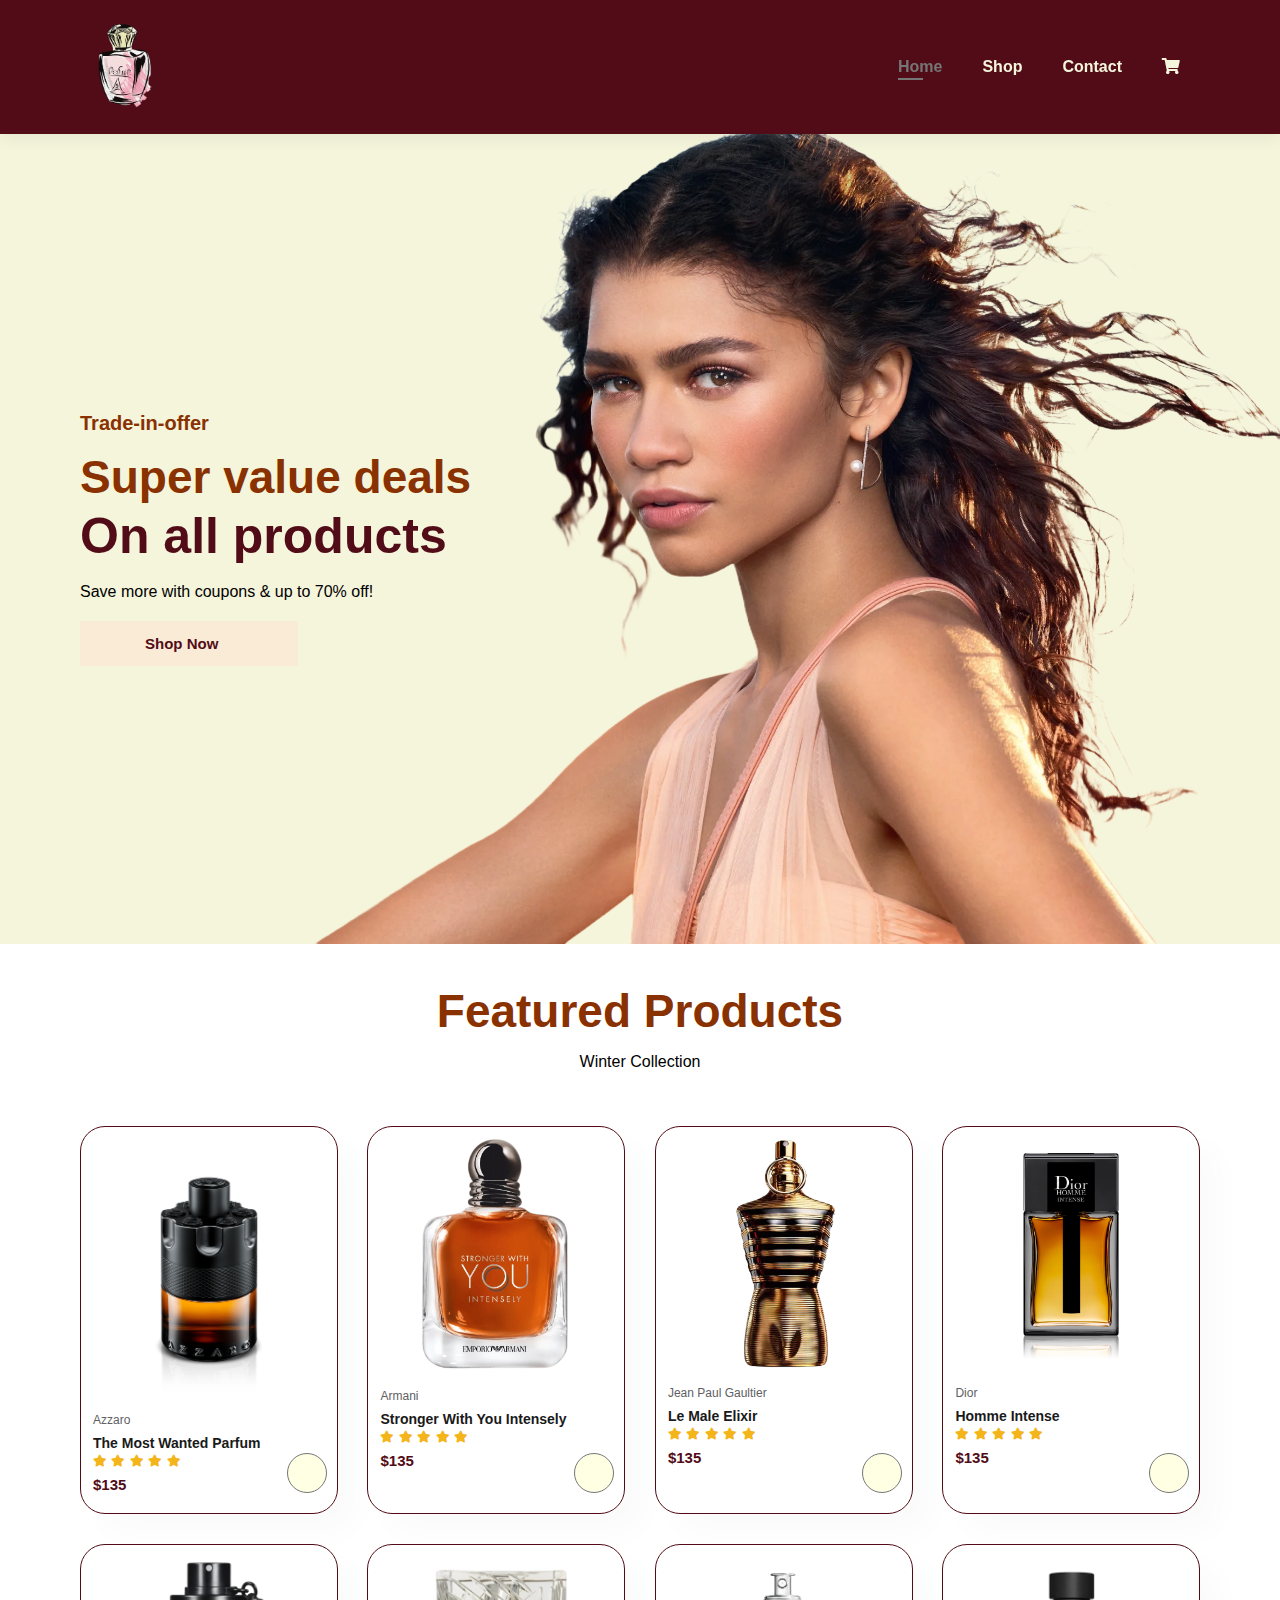
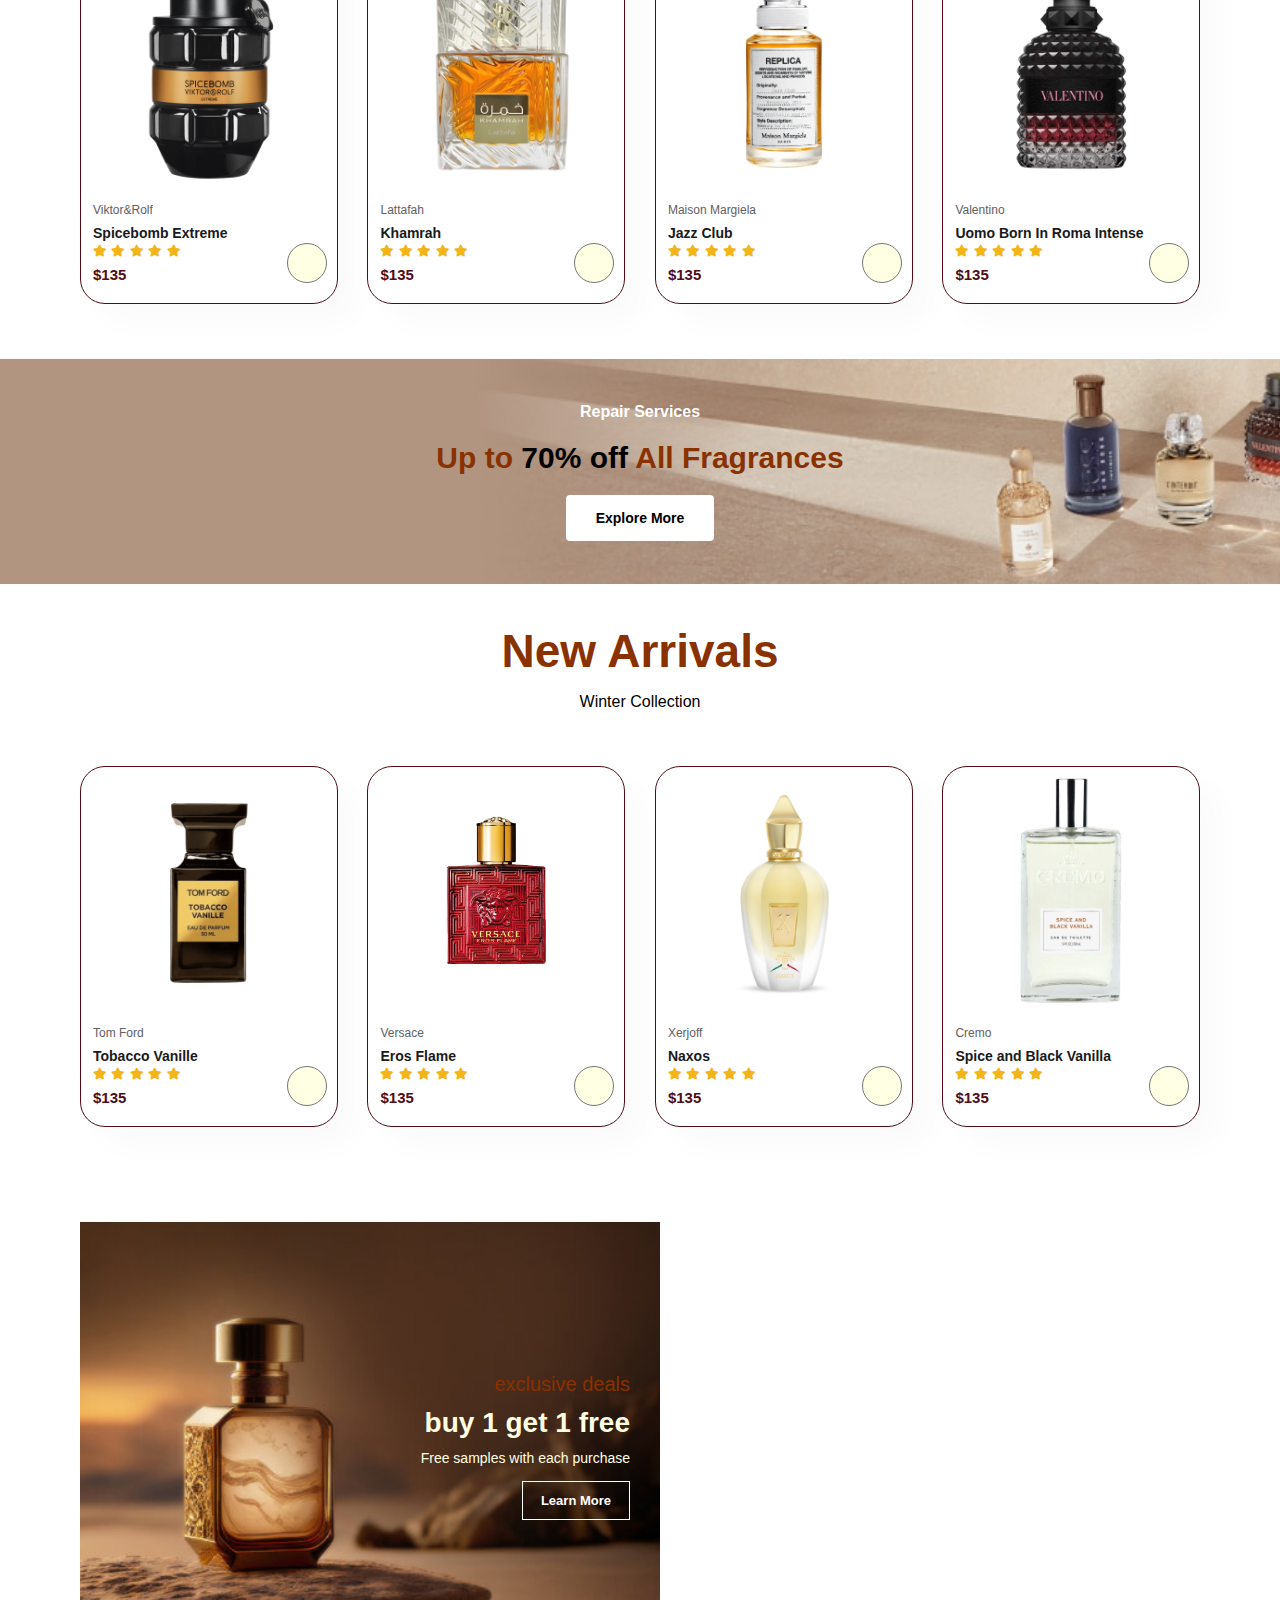
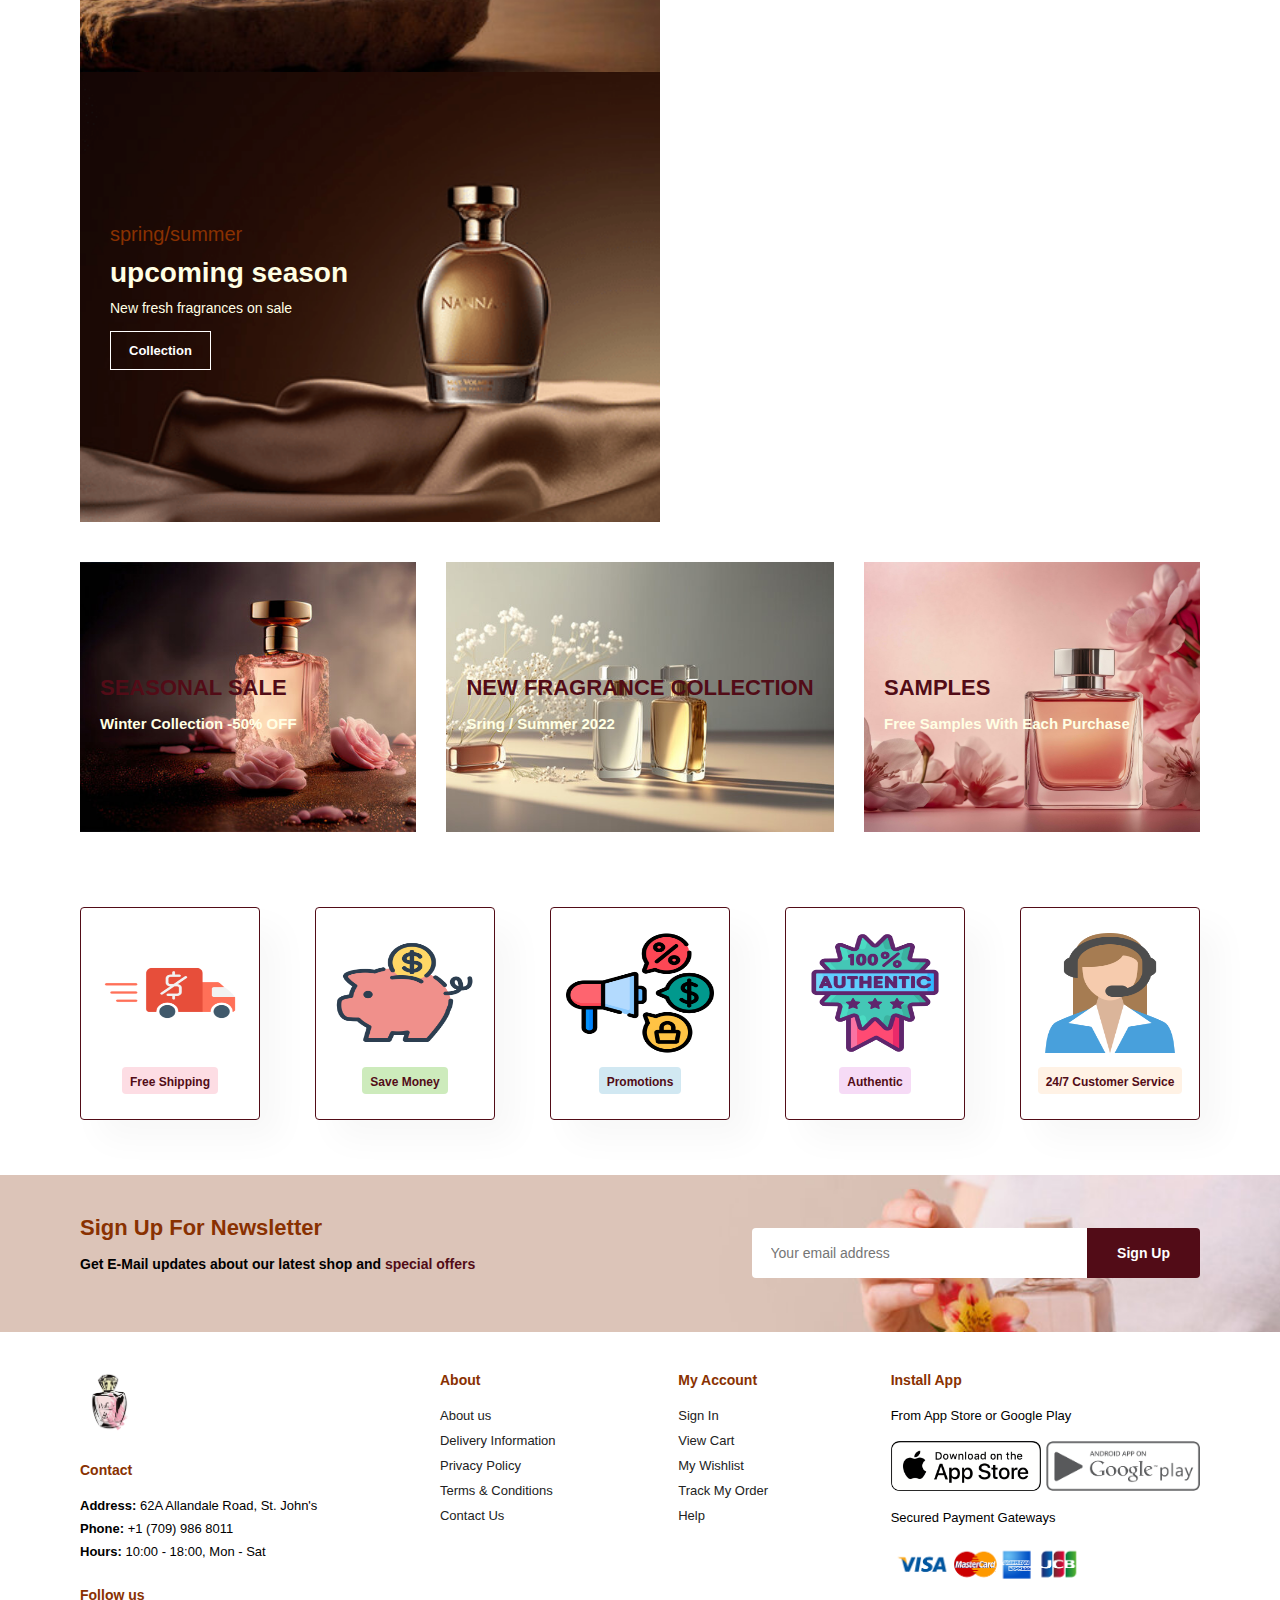
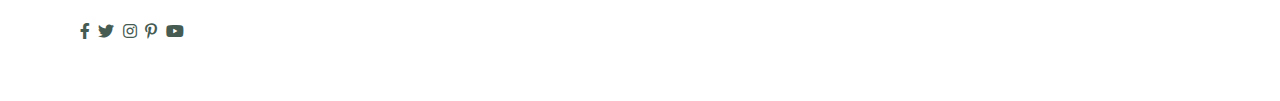
<file: index.html>
<!DOCTYPE html>
<html lang="en">
<head>
	<meta charset="UTF-8">
	<meta http-equiv="X-UA-Compatible" content="IE=edge">
	<meta name="viewport" content="width=device-width, initial-scale=1.0">
	<title>Document</title>
	<link rel="stylesheet" href="https://use.fontawesome.com/releases/v5.15.4/css/all.css" />
	<link rel="stylesheet" href="style.css">
</head>
<body>

	<section id="header">
		<a href="#"><img src="img/logo.png" height="90" class="logo" alt=""></a>
		<div>
			<ul id="navbar">
				<li><a class="active" href="index.html">Home</a></li>
				<li><a href="shop.html">Shop</a></li>
				<li><a href="contact.html">Contact</a></li>
				<li><a href="cart.html"><i class="fas fa-shopping-cart"></i></i></a></li>
			</ul>
		</div>
	</section> 

	<section id="hero">
		<h4>Trade-in-offer</h4>
		<h2>Super value deals</h2>
		<h1>On all products</h1>
		<p>Save more with coupons & up to 70% off!</p>
		<button>Shop Now</button>

	</section>

	<section id="product1" class="section-p1">
		<h2>Featured Products</h2>
		<p>Winter Collection</p>
		<div class="pro-container">
			<div class="pro" onclick="window.location.href='sproduct.html'">
				<img src="img/products/azzaro.png" alt="">
				<div class="des">
					<span>Azzaro</span>
					<h5>The Most Wanted Parfum </h5>
					<div class="star">
						<i class=" fas fa-star"></i>
						<i class=" fas fa-star"></i>
						<i class=" fas fa-star"></i>
						<i class=" fas fa-star"></i>
						<i class=" fas fa-star"></i>
					</div>
					<h4>$135</h4>
				</div>
				<a href="#"><i class="fas fa-shopping-cart cart"></i></a>
			</div>
			<div class="pro">
				<img src="img/products/swy.png"  alt="">
				<div class="des">
					<span>Armani</span>
					<h5>Stronger With You Intensely </h5>
					<div class="star">
						<i class=" fas fa-star"></i>
						<i class=" fas fa-star"></i>
						<i class=" fas fa-star"></i>
						<i class=" fas fa-star"></i>
						<i class=" fas fa-star"></i>
					</div>
					<h4>$135</h4>
				</div>
				<a href="#"><i class="fas fa-shopping-cart cart"></i></a>
			</div>
			<div class="pro">
				<img src="img/products/jpg.png"  alt="">
				<div class="des">
					<span>Jean Paul Gaultier</span>
					<h5>Le Male Elixir </h5>
					<div class="star">
						<i class=" fas fa-star"></i>
						<i class=" fas fa-star"></i>
						<i class=" fas fa-star"></i>
						<i class=" fas fa-star"></i>
						<i class=" fas fa-star"></i>
					</div>
					<h4>$135</h4>
				</div>
				<a href="#"><i class="fas fa-shopping-cart cart"></i></a>
			</div>
			<div class="pro">
				<img src="img/products/Dior Homme Intense.png"  alt="">
				<div class="des">
					<span>Dior</span>
					<h5>Homme Intense</h5>
					<div class="star">
						<i class=" fas fa-star"></i>
						<i class=" fas fa-star"></i>
						<i class=" fas fa-star"></i>
						<i class=" fas fa-star"></i>
						<i class=" fas fa-star"></i>
					</div>
					<h4>$135</h4>
				</div>
				<a href="#"><i class="fas fa-shopping-cart cart"></i></a>
			</div>
			<div class="pro">
				<img src="img/products/spicebomb.png" alt="">
				<div class="des">
					<span>Viktor&Rolf</span>
					<h5>Spicebomb Extreme </h5>
					<div class="star">
						<i class=" fas fa-star"></i>
						<i class=" fas fa-star"></i>
						<i class=" fas fa-star"></i>
						<i class=" fas fa-star"></i>
						<i class=" fas fa-star"></i>
					</div>
					<h4>$135</h4>
				</div>
				<a href="#"><i class="fas fa-shopping-cart cart"></i></a>
			</div>
			<div class="pro">
				<img src="img/products/lattafah.png" alt="">
				<div class="des">
					<span>Lattafah</span>
					<h5>Khamrah </h5>
					<div class="star">
						<i class=" fas fa-star"></i>
						<i class=" fas fa-star"></i>
						<i class=" fas fa-star"></i>
						<i class=" fas fa-star"></i>
						<i class=" fas fa-star"></i>
					</div>
					<h4>$135</h4>
				</div>
				<a href="#"><i class="fas fa-shopping-cart cart"></i></a>
			</div>
			<div class="pro">
				<img src="img/products/replica.png" alt="">
				<div class="des">
					<span>Maison Margiela</span>
					<h5>Jazz Club</h5>
					<div class="star">
						<i class=" fas fa-star"></i>
						<i class=" fas fa-star"></i>
						<i class=" fas fa-star"></i>
						<i class=" fas fa-star"></i>
						<i class=" fas fa-star"></i>
					</div>
					<h4>$135</h4>
				</div>
				<a href="#"><i class="fas fa-shopping-cart cart"></i></a>
			</div>
			<div class="pro">
				<img src="img/products/valentino.png" alt="">
				<div class="des">
					<span>Valentino</span>
					<h5>Uomo Born In Roma Intense</h5>
					<div class="star">
						<i class=" fas fa-star"></i>
						<i class=" fas fa-star"></i>
						<i class=" fas fa-star"></i>
						<i class=" fas fa-star"></i>
						<i class=" fas fa-star"></i>
					</div>
					<h4>$135</h4>
				</div>
				<a href="#"><i class="fas fa-shopping-cart cart"></i></a>
			</div>
		</div>

	</section>

	<section id="banner" class="section-m1">
		<h4>Repair Services</h4>
		<h2>Up to <span>70% off</span> All Fragrances </h2>
		<button class="normal">Explore More</button>
	</section>
	
	<section id="product1" class="section-p1">
		<h2>New Arrivals</h2>
		<p>Winter Collection</p>
		<div class="pro-container">
			<div class="pro">
				<img src="img/products/tom ford.png"  alt="">
				<div class="des">
					<span>Tom Ford</span>
					<h5>Tobacco Vanille</h5>
					<div class="star">
						<i class=" fas fa-star"></i>
						<i class=" fas fa-star"></i>
						<i class=" fas fa-star"></i>
						<i class=" fas fa-star"></i>
						<i class=" fas fa-star"></i>
					</div>
					<h4>$135</h4>
				</div>
				<a href="#"><i class="fas fa-shopping-cart cart"></i></a>
			</div>
			<div class="pro">
				<img src="img/products/versace.png"  alt="">
				<div class="des">
					<span>Versace</span>
					<h5>Eros Flame </h5>
					<div class="star">
						<i class=" fas fa-star"></i>
						<i class=" fas fa-star"></i>
						<i class=" fas fa-star"></i>
						<i class=" fas fa-star"></i>
						<i class=" fas fa-star"></i>
					</div>
					<h4>$135</h4>
				</div>
				<a href="#"><i class="fas fa-shopping-cart cart"></i></a>
			</div>
			<div class="pro">
				<img src="img/products/xerjoff.png"  alt="">
				<div class="des">
					<span>Xerjoff</span>
					<h5>Naxos</h5>
					<div class="star">
						<i class=" fas fa-star"></i>
						<i class=" fas fa-star"></i>
						<i class=" fas fa-star"></i>
						<i class=" fas fa-star"></i>
						<i class=" fas fa-star"></i>
					</div>
					<h4>$135</h4>
				</div>
				<a href="#"><i class="fas fa-shopping-cart cart"></i></a>
			</div>
			<div class="pro">
				<img src="img/products/cremo.png"   alt="">
				<div class="des">
					<span>Cremo</span>
					<h5>Spice and Black Vanilla</h5>
					<div class="star">
						<i class=" fas fa-star"></i>
						<i class=" fas fa-star"></i>
						<i class=" fas fa-star"></i>
						<i class=" fas fa-star"></i>
						<i class=" fas fa-star"></i>
					</div>
					<h4>$135</h4>
				</div>
				<a href="#"><i class="fas fa-shopping-cart cart"></i></a>
			</div>
		</div>

	</section>

	<section id="sm-banner" class="section-p1">
		<div class="banner-box">
			<h4>exclusive deals</h4>
			<h2>buy 1 get 1 free</h2>
			<span>Free samples with each purchase</span>
			<button class="white">Learn More</button>
		</div>
		<div class="banner-box banner-box2">
			<h4>spring/summer</h4>
			<h2>upcoming season</h2>
			<span>New fresh fragrances on sale</span>
			<button class="white">Collection</button>
		</div>
	</section>

	<section id="banner3"> 
		<div class="banner-box">
			<h2>SEASONAL SALE</h2>
			<h3>Winter Collection -50% OFF</h3>
		</div>	
		<div class="banner-box banner-box2">
			<h2>NEW FRAGRANCE COLLECTION</h2>
			<h3>Sring / Summer 2022</h3>
		</div>	
		<div class="banner-box banner-box3">
			<h2>SAMPLES</h2>
			<h3>Free Samples With Each Purchase</h3>
		</div>	
	</section>

	<section id="feature" class="section-p1">
		<div class="fe-box">
			<img src="img/features/f1.png" height="120" alt="">
			<h6>Free Shipping</h6>
		</div>
		<div class="fe-box">
			<img src="img/features/f2.png" height="120" alt="">
			<h6>Save Money</h6>
		</div>
		<div class="fe-box">
			<img src="img/features/f3.png" height="120" alt="">
			<h6>Promotions</h6>
		</div>
		<div class="fe-box">
			<img src="img/features/f4.png" height="120" alt="">
			<h6>Authentic</h6>
		</div>
		<div class="fe-box">
			<img src="img/features/f5.png" height="120" alt="">
			<h6>24/7 Customer Service</h6>
		</div>
		
		
	</section>

	<section id="newsletter" class="section-p1">
		<div class="newstext">
			<h4>Sign Up For Newsletter</h4>
			<p>Get E-Mail updates about our latest shop and <span>special offers</span></p>
		</div>
		<div class="form">
			<input type="text" placeholder="Your email address">
			<button class="normal">Sign Up</button>
		</div>
	</section>

	<footer class="section-p1">
		<div class="col">
			<img class="logo" src="img/logo.png" height="60" alt="">
			<h4>Contact</h4>
			<p><strong>Address: </strong> 62A Allandale Road, St. John's </p>
			<p><strong>Phone: </strong> +1 (709) 986 8011 </p>
			<p><strong>Hours: </strong> 10:00 - 18:00, Mon - Sat </p>
			<div class="follow">
				<h4>Follow us</h4>
				<div class="icon">
					<i class="fab fa-facebook-f"></i>
					<i class="fab fa-twitter"></i>
					<i class="fab fa-instagram"></i>
					<i class="fab fa-pinterest-p"></i>
					<i class="fab fa-youtube"></i>
				</div>
			</div>
		</div>
		<div class="col">
			<h4>About</h4>
			<a href="#">About us</a>
			<a href="#">Delivery Information</a>
			<a href="#">Privacy Policy</a>
			<a href="#">Terms & Conditions</a>
			<a href="#">Contact Us</a>
		</div>

		<div class="col">
			<h4>My Account</h4>
			<a href="#">Sign In</a>
			<a href="#">View Cart</a>
			<a href="#">My Wishlist</a>
			<a href="#">Track My Order</a>
			<a href="#">Help</a>
		</div>

		<div class="col install">
			<h4>Install App</h4>
			<p>From App Store or Google Play</p>
			<div class="row">
				<img src="img/appstore.png" height="50" alt="">
				<img src="img/android.png" height="50" alt="">
			</div>
			<p>Secured Payment Gateways</p>
			<img src="img/pay.png" height="50" alt="">

		</div>
	</footer>


</body>
</html>
</file>
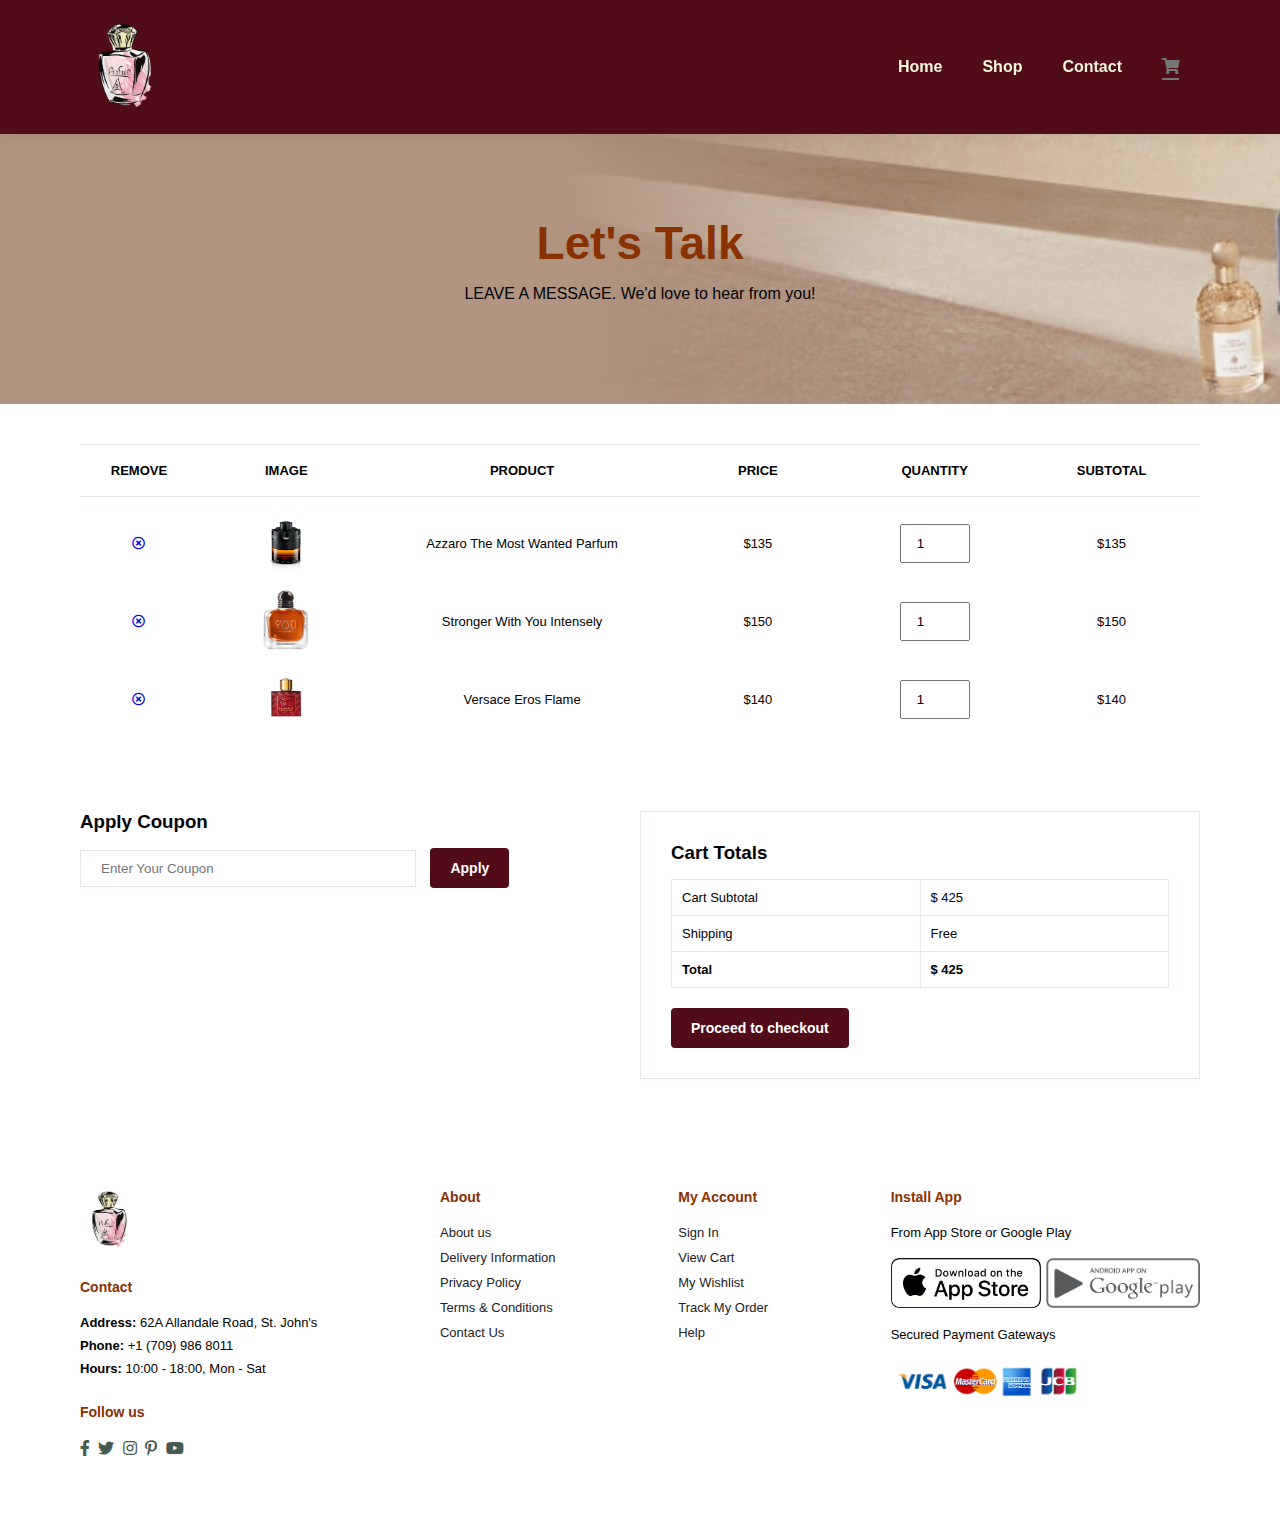
<file: cart.html>
<!DOCTYPE html>
<html lang="en">
<head>
	<meta charset="UTF-8">
	<meta http-equiv="X-UA-Compatible" content="IE=edge">
	<meta name="viewport" content="width=device-width, initial-scale=1.0">
	<title>Document</title>
	<link rel="stylesheet" href="https://use.fontawesome.com/releases/v5.15.4/css/all.css" />
	<link rel="stylesheet" href="style.css">
</head>
<body>

	<section id="header">
		<a href="#"><img src="img/logo.png" height="90" class="logo" alt=""></a>
		<div>
			<ul id="navbar">
				<li><a  href="index.html">Home</a></li>
				<li><a href="shop.html">Shop</a></li>
				<li><a  href="contact.html">Contact</a></li>
				<li><a class="active" href="cart.html"><i class="fas fa-shopping-cart"></i></i></a></li>
			</ul>
		</div>
	</section> 

    <section id="page-header">
		<h2>Let's Talk</h2>
		<p>LEAVE A MESSAGE. We'd love to hear from you!</p>
	</section>

    <section id="cart" class="section-p1">
        <table width="100%">
            <thead>
                <tr>
                    <td>Remove</td>
                    <td>Image</td>
                    <td>Product</td>
                    <td>Price</td>
                    <td>Quantity</td>
                    <td>Subtotal</td>
                </tr>
            </thead>
            <tbody>
                <tr>
                    <td><a href="#"><i class="far fa-times-circle"></i></a></td>
                    <td><img src="img/products/azzaro.png" height="60" alt=""></td>
                    <td>Azzaro The Most Wanted Parfum</td>
                    <td>$135</td>
                    <td><input type="number" value="1"></td>
                    <td>$135</td>
                </tr>
                <tr>
                    <td><a href="#"><i class="far fa-times-circle"></i></a></td>
                    <td><img src="img/products/swy.png" height="60" alt=""></td>
                    <td>Stronger With You Intensely</td>
                    <td>$150</td>
                    <td><input type="number" value="1"></td>
                    <td>$150</td>
                </tr>
                <tr>
                    <td><a href="#"><i class="far fa-times-circle"></i></a></td>
                    <td><img src="img/products/versace.png" height="60" alt=""></td>
                    <td>Versace Eros Flame</td>
                    <td>$140</td>
                    <td><input type="number" value="1"></td>
                    <td>$140</td>
                </tr>
            </tbody>
        </table>
    </section>

    <section id="cart-add" class="section-p1">
        <div id="coupon">
            <h3>Apply Coupon</h3>
            <div>
                <input type="text" placeholder="Enter Your Coupon">
                <button class="normal">Apply</button>
            </div>
        </div>

        <div id="subtotal">
            <h3>Cart Totals</h3>
            <table>
                <tr>
                    <td>Cart Subtotal</td>
                    <td>$ 425</td>
                </tr>
                <tr>
                    <td>Shipping</td>
                    <td>Free</td>
                </tr>
                <tr>
                    <td><strong>Total</strong></td>
                    <td><strong>$ 425</strong></td>
                </tr>
            </table>
            <button class="normal">Proceed to checkout</button>
        </div>
    </section>

	<footer class="section-p1">
		<div class="col">
			<img class="logo" src="img/logo.png" height="60" alt="">
			<h4>Contact</h4>
			<p><strong>Address: </strong> 62A Allandale Road, St. John's </p>
			<p><strong>Phone: </strong> +1 (709) 986 8011 </p>
			<p><strong>Hours: </strong> 10:00 - 18:00, Mon - Sat </p>
			<div class="follow">
				<h4>Follow us</h4>
				<div class="icon">
					<i class="fab fa-facebook-f"></i>
					<i class="fab fa-twitter"></i>
					<i class="fab fa-instagram"></i>
					<i class="fab fa-pinterest-p"></i>
					<i class="fab fa-youtube"></i>
				</div>
			</div>
		</div>
		<div class="col">
			<h4>About</h4>
			<a href="#">About us</a>
			<a href="#">Delivery Information</a>
			<a href="#">Privacy Policy</a>
			<a href="#">Terms & Conditions</a>
			<a href="#">Contact Us</a>
		</div>

		<div class="col">
			<h4>My Account</h4>
			<a href="#">Sign In</a>
			<a href="#">View Cart</a>
			<a href="#">My Wishlist</a>
			<a href="#">Track My Order</a>
			<a href="#">Help</a>
		</div>

		<div class="col install">
			<h4>Install App</h4>
			<p>From App Store or Google Play</p>
			<div class="row">
				<img src="img/appstore.png" height="50" alt="">
				<img src="img/android.png" height="50" alt="">
			</div>
			<p>Secured Payment Gateways</p>
			<img src="img/pay.png" height="50" alt="">

		</div>
	</footer>


</body>
</html>
</file>
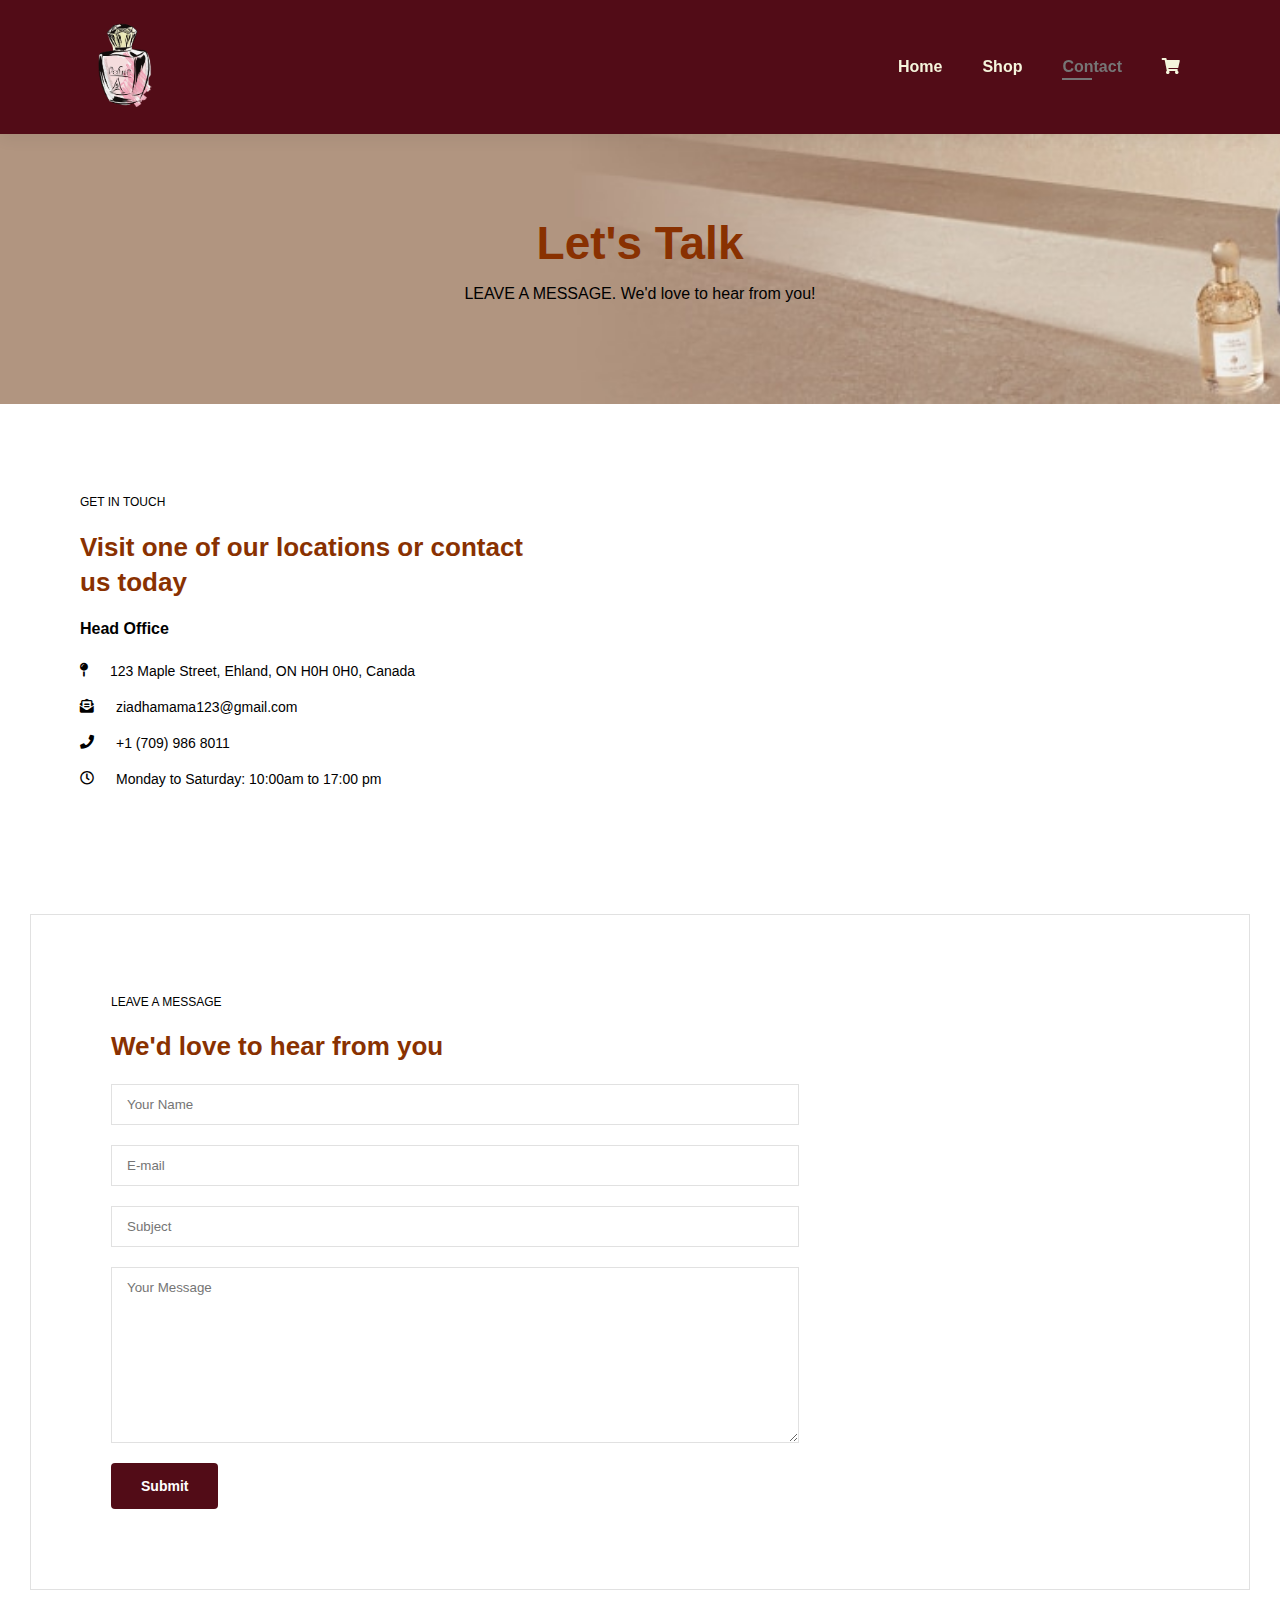
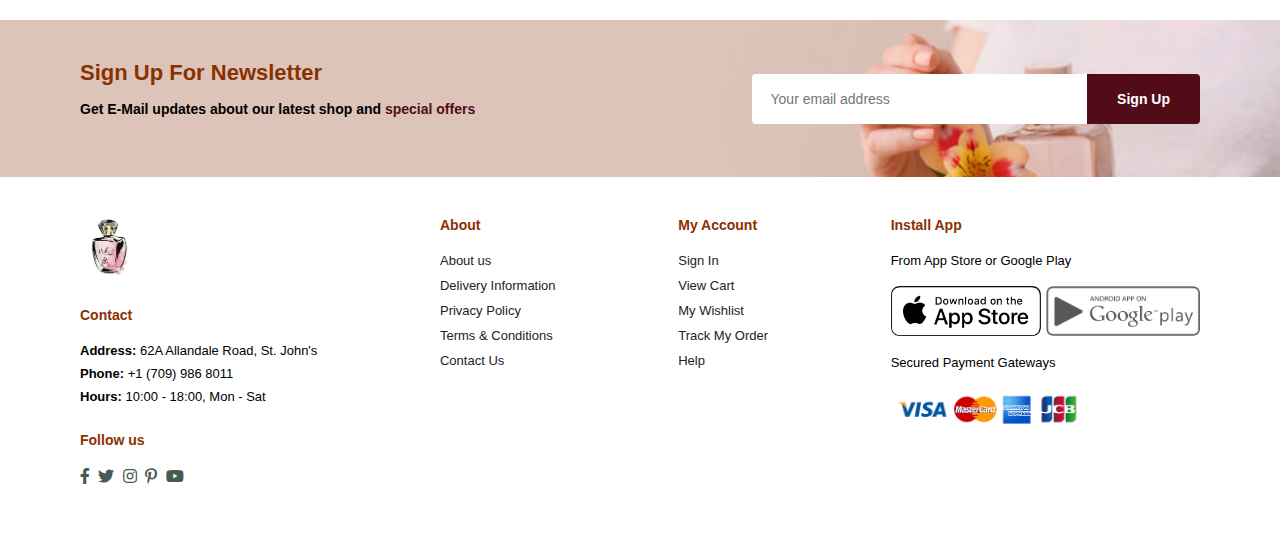
<file: contact.html>
<!DOCTYPE html>
<html lang="en">
<head>
	<meta charset="UTF-8">
	<meta http-equiv="X-UA-Compatible" content="IE=edge">
	<meta name="viewport" content="width=device-width, initial-scale=1.0">
	<title>Document</title>
	<link rel="stylesheet" href="https://use.fontawesome.com/releases/v5.15.4/css/all.css" />
	<link rel="stylesheet" href="style.css">
</head>
<body>

	<section id="header">
		<a href="#"><img src="img/logo.png" height="90" class="logo" alt=""></a>
		<div>
			<ul id="navbar">
				<li><a  href="index.html">Home</a></li>
				<li><a href="shop.html">Shop</a></li>
				<li><a class="active" href="contact.html">Contact</a></li>
				<li><a href="cart.html"><i class="fas fa-shopping-cart"></i></i></a></li>
			</ul>
		</div>
	</section> 

    <section id="page-header">
		<h2>Let's Talk</h2>
		<p>LEAVE A MESSAGE. We'd love to hear from you!</p>
	</section>

    <section id="contact-details" class="section-p1">
        <div class="details">
            <span>GET IN TOUCH</span>
            <h2>Visit one of our locations or contact us today</h2>
            <h3>Head Office</h3>
            <div>
                <li>
                    <i class="fas fa-map-pin"></i>
                    <p>123 Maple Street, Ehland, ON H0H 0H0, Canada</p>
                </li>
                <li>
                    <i class="fas fa-envelope-open-text"></i>
                    <p>ziadhamama123@gmail.com</p>
                </li>
                <li>
                    <i class="fas fa-phone"></i>                   
                     <p>+1 (709) 986 8011</p>
                </li>
                <li>
                    <i class="far fa-clock"></i>
                    <p>Monday to Saturday: 10:00am to 17:00 pm</p>
                </li>
            </div>
        </div>

        <div class="map">
            <iframe src="https://www.google.com/maps/embed?pb=!1m18!1m12!1m3!1d21533.40070593973!2d-52.76831798437502!3d47.57410979999999!2m3!1f0!2f0!3f0!3m2!1i1024!2i768!4f13.1!3m3!1m2!1s0x4b0ca38ed8abfb89%3A0x6b5a08da64519740!2sMemorial%20University%20of%20Newfoundland!5e0!3m2!1sen!2seg!4v1705967737835!5m2!1sen!2seg" width="600" height="450" style="border:0;" allowfullscreen="" loading="lazy" referrerpolicy="no-referrer-when-downgrade"></iframe>
        </div>
    </section>

    <section id="form-details">
        <form action="">
            <span>LEAVE A MESSAGE</span>
            <h2>We'd love to hear from you</h2>
            <input type="text" placeholder="Your Name">
            <input type="text" placeholder="E-mail">
            <input type="text" placeholder="Subject">
            <textarea name="" id="" cols="30" rows="10" placeholder="Your Message"></textarea>
            <button class="normal">Submit</button>
        </form>
    </section>

	<section id="newsletter" class="section-p1">
		<div class="newstext">
			<h4>Sign Up For Newsletter</h4>
			<p>Get E-Mail updates about our latest shop and <span>special offers</span></p>
		</div>
		<div class="form">
			<input type="text" placeholder="Your email address">
			<button class="normal">Sign Up</button>
		</div>
	</section>

	<footer class="section-p1">
		<div class="col">
			<img class="logo" src="img/logo.png" height="60" alt="">
			<h4>Contact</h4>
			<p><strong>Address: </strong> 62A Allandale Road, St. John's </p>
			<p><strong>Phone: </strong> +1 (709) 986 8011 </p>
			<p><strong>Hours: </strong> 10:00 - 18:00, Mon - Sat </p>
			<div class="follow">
				<h4>Follow us</h4>
				<div class="icon">
					<i class="fab fa-facebook-f"></i>
					<i class="fab fa-twitter"></i>
					<i class="fab fa-instagram"></i>
					<i class="fab fa-pinterest-p"></i>
					<i class="fab fa-youtube"></i>
				</div>
			</div>
		</div>
		<div class="col">
			<h4>About</h4>
			<a href="#">About us</a>
			<a href="#">Delivery Information</a>
			<a href="#">Privacy Policy</a>
			<a href="#">Terms & Conditions</a>
			<a href="#">Contact Us</a>
		</div>

		<div class="col">
			<h4>My Account</h4>
			<a href="#">Sign In</a>
			<a href="#">View Cart</a>
			<a href="#">My Wishlist</a>
			<a href="#">Track My Order</a>
			<a href="#">Help</a>
		</div>

		<div class="col install">
			<h4>Install App</h4>
			<p>From App Store or Google Play</p>
			<div class="row">
				<img src="img/appstore.png" height="50" alt="">
				<img src="img/android.png" height="50" alt="">
			</div>
			<p>Secured Payment Gateways</p>
			<img src="img/pay.png" height="50" alt="">

		</div>
	</footer>


</body>
</html>
</file>
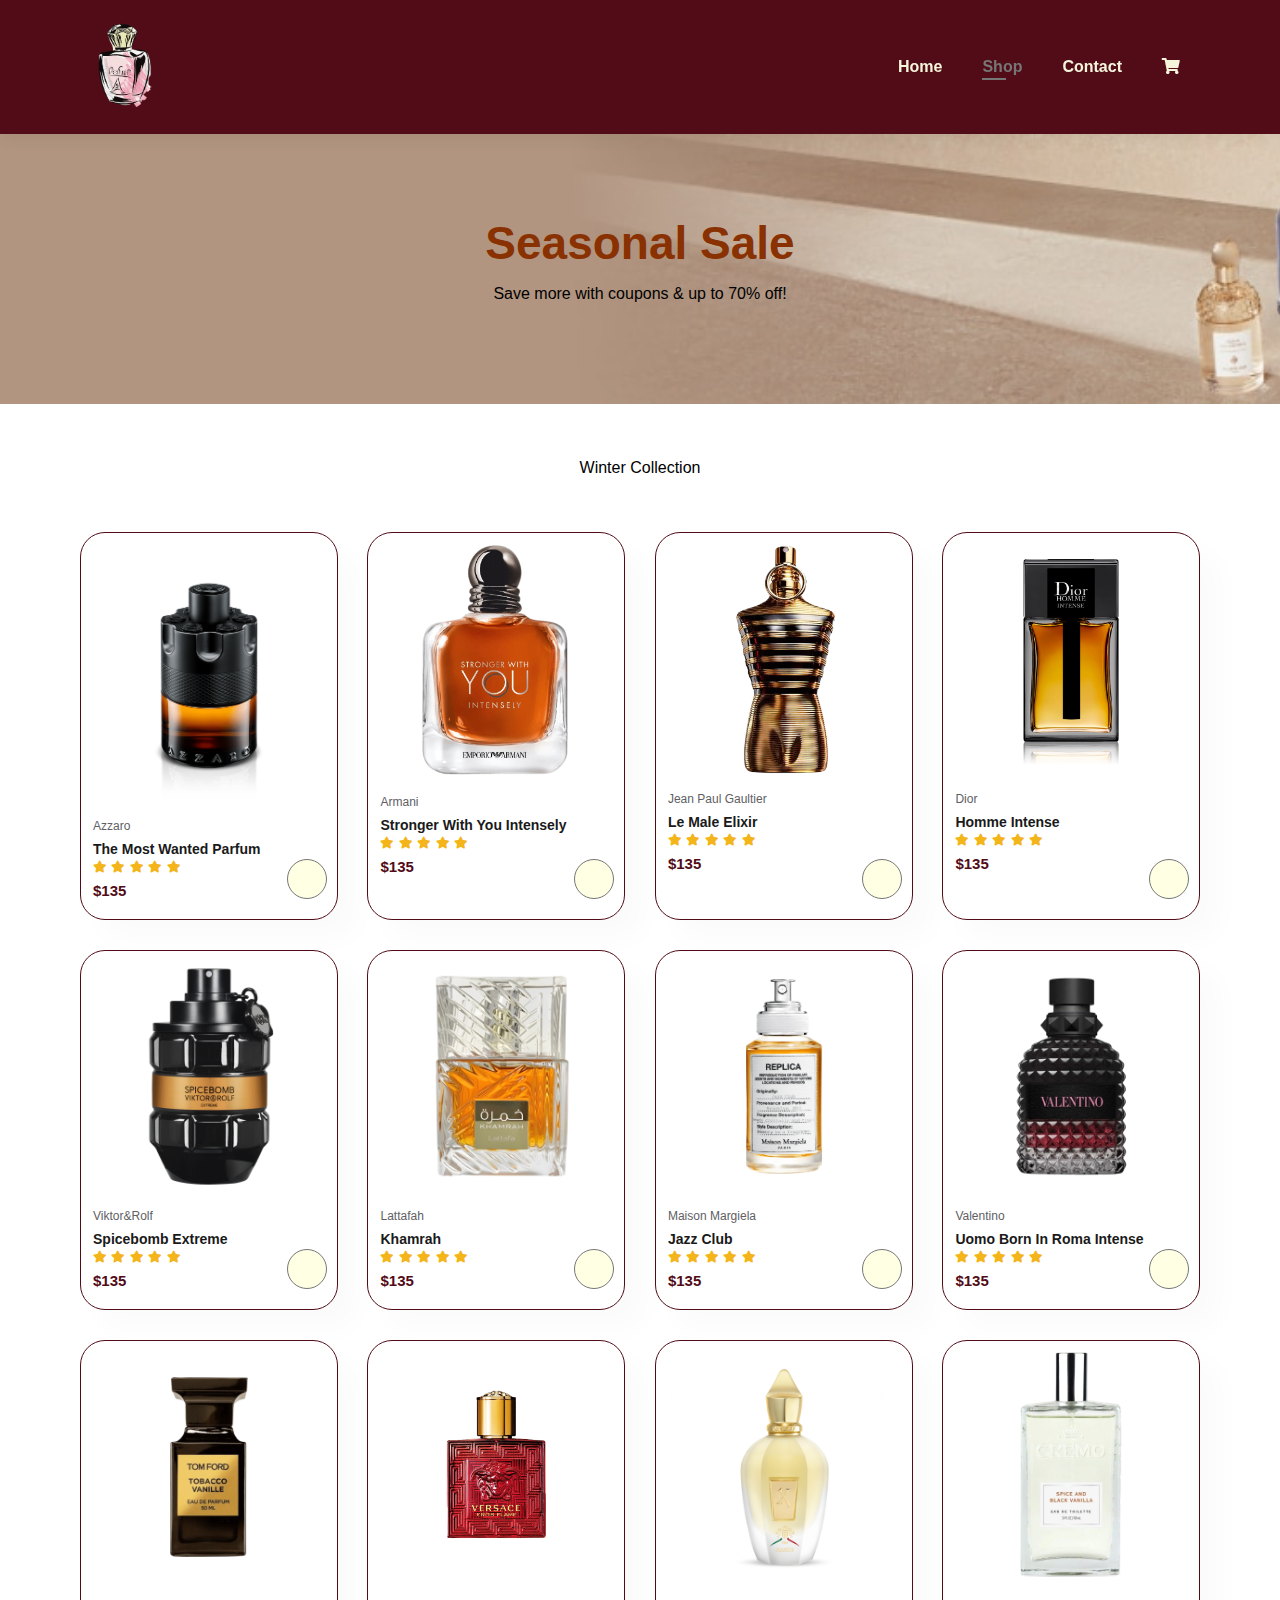
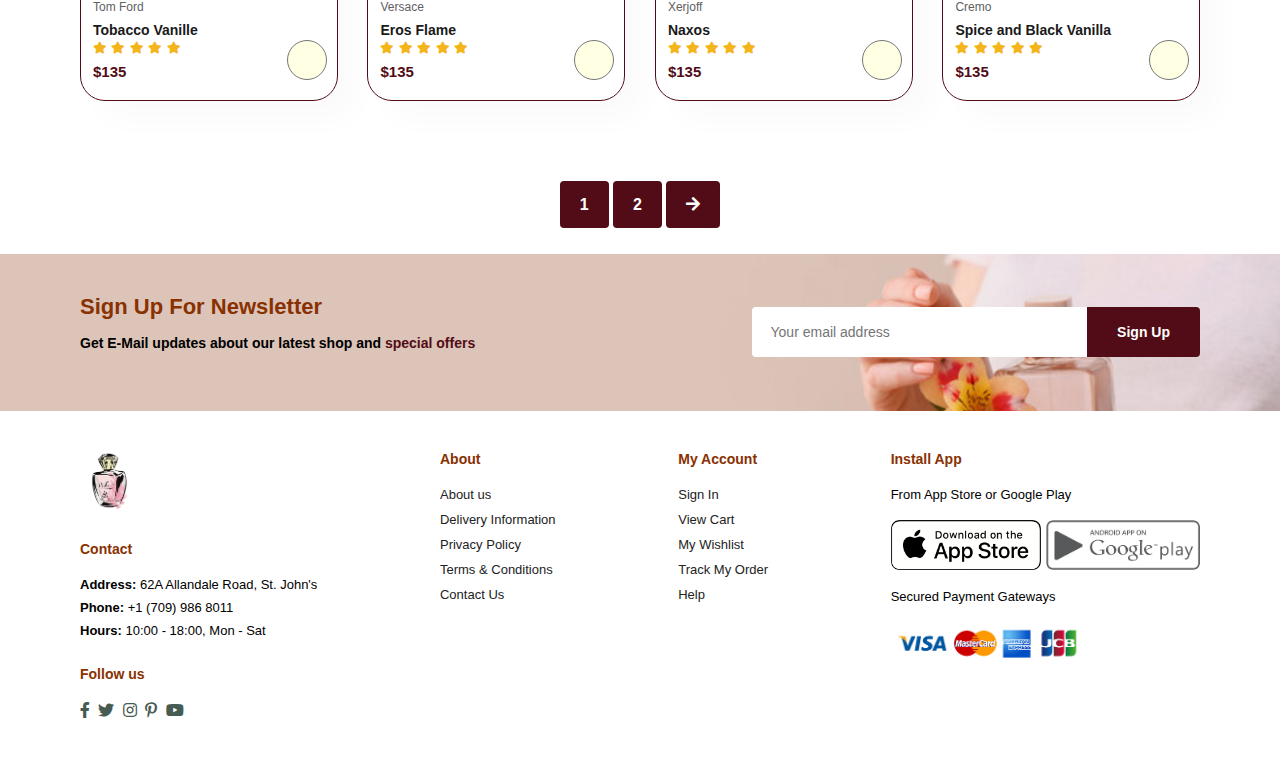
<file: shop.html>
<!DOCTYPE html>
<html lang="en">
<head>
	<meta charset="UTF-8">
	<meta http-equiv="X-UA-Compatible" content="IE=edge">
	<meta name="viewport" content="width=device-width, initial-scale=1.0">
	<title>Document</title>
	<link rel="stylesheet" href="https://use.fontawesome.com/releases/v5.15.4/css/all.css" />
	<link rel="stylesheet" href="style.css">
</head>
<body>

	<section id="header">
		<a href="#"><img src="img/logo.png" height="90" class="logo" alt=""></a>
		<div>
			<ul id="navbar">
				<li><a href="index.html">Home</a></li>
				<li><a class="active" href="shop.html">Shop</a></li>
				<li><a href="contact.html">Contact</a></li>
				<li><a href="cart.html"><i class="fas fa-shopping-cart"></i></i></a></li>
			</ul>
		</div>
	</section> 

	<section id="page-header">
		<h2>Seasonal Sale</h2>
		<p>Save more with coupons & up to 70% off!</p>
	</section>

	<section id="product1" class="section-p1">
		<p>Winter Collection</p>
		<div class="pro-container">
			<div class="pro" onclick="window.location.href='sproduct.html'">
				<img src="img/products/azzaro.png" alt="">
				<div class="des">
					<span>Azzaro</span>
					<h5>The Most Wanted Parfum </h5>
					<div class="star">
						<i class=" fas fa-star"></i>
						<i class=" fas fa-star"></i>
						<i class=" fas fa-star"></i>
						<i class=" fas fa-star"></i>
						<i class=" fas fa-star"></i>
					</div>
					<h4>$135</h4>
				</div>
				<a href="#"><i class="fas fa-shopping-cart cart"></i></a>
			</div>
			<div class="pro">
				<img src="img/products/swy.png"  alt="">
				<div class="des">
					<span>Armani</span>
					<h5>Stronger With You Intensely </h5>
					<div class="star">
						<i class=" fas fa-star"></i>
						<i class=" fas fa-star"></i>
						<i class=" fas fa-star"></i>
						<i class=" fas fa-star"></i>
						<i class=" fas fa-star"></i>
					</div>
					<h4>$135</h4>
				</div>
				<a href="#"><i class="fas fa-shopping-cart cart"></i></a>
			</div>
			<div class="pro">
				<img src="img/products/jpg.png"  alt="">
				<div class="des">
					<span>Jean Paul Gaultier</span>
					<h5>Le Male Elixir </h5>
					<div class="star">
						<i class=" fas fa-star"></i>
						<i class=" fas fa-star"></i>
						<i class=" fas fa-star"></i>
						<i class=" fas fa-star"></i>
						<i class=" fas fa-star"></i>
					</div>
					<h4>$135</h4>
				</div>
				<a href="#"><i class="fas fa-shopping-cart cart"></i></a>
			</div>
			<div class="pro">
				<img src="img/products/Dior Homme Intense.png"  alt="">
				<div class="des">
					<span>Dior</span>
					<h5>Homme Intense</h5>
					<div class="star">
						<i class=" fas fa-star"></i>
						<i class=" fas fa-star"></i>
						<i class=" fas fa-star"></i>
						<i class=" fas fa-star"></i>
						<i class=" fas fa-star"></i>
					</div>
					<h4>$135</h4>
				</div>
				<a href="#"><i class="fas fa-shopping-cart cart"></i></a>
			</div>
			<div class="pro">
				<img src="img/products/spicebomb.png" alt="">
				<div class="des">
					<span>Viktor&Rolf</span>
					<h5>Spicebomb Extreme </h5>
					<div class="star">
						<i class=" fas fa-star"></i>
						<i class=" fas fa-star"></i>
						<i class=" fas fa-star"></i>
						<i class=" fas fa-star"></i>
						<i class=" fas fa-star"></i>
					</div>
					<h4>$135</h4>
				</div>
				<a href="#"><i class="fas fa-shopping-cart cart"></i></a>
			</div>
			<div class="pro">
				<img src="img/products/lattafah.png" alt="">
				<div class="des">
					<span>Lattafah</span>
					<h5>Khamrah </h5>
					<div class="star">
						<i class=" fas fa-star"></i>
						<i class=" fas fa-star"></i>
						<i class=" fas fa-star"></i>
						<i class=" fas fa-star"></i>
						<i class=" fas fa-star"></i>
					</div>
					<h4>$135</h4>
				</div>
				<a href="#"><i class="fas fa-shopping-cart cart"></i></a>
			</div>
			<div class="pro">
				<img src="img/products/replica.png" alt="">
				<div class="des">
					<span>Maison Margiela</span>
					<h5>Jazz Club</h5>
					<div class="star">
						<i class=" fas fa-star"></i>
						<i class=" fas fa-star"></i>
						<i class=" fas fa-star"></i>
						<i class=" fas fa-star"></i>
						<i class=" fas fa-star"></i>
					</div>
					<h4>$135</h4>
				</div>
				<a href="#"><i class="fas fa-shopping-cart cart"></i></a>
			</div>
			<div class="pro">
				<img src="img/products/valentino.png" alt="">
				<div class="des">
					<span>Valentino</span>
					<h5>Uomo Born In Roma Intense</h5>
					<div class="star">
						<i class=" fas fa-star"></i>
						<i class=" fas fa-star"></i>
						<i class=" fas fa-star"></i>
						<i class=" fas fa-star"></i>
						<i class=" fas fa-star"></i>
					</div>
					<h4>$135</h4>
				</div>
				<a href="#"><i class="fas fa-shopping-cart cart"></i></a>
			</div>
		
			<div class="pro">
				<img src="img/products/tom ford.png"  alt="">
				<div class="des">
					<span>Tom Ford</span>
					<h5>Tobacco Vanille</h5>
					<div class="star">
						<i class=" fas fa-star"></i>
						<i class=" fas fa-star"></i>
						<i class=" fas fa-star"></i>
						<i class=" fas fa-star"></i>
						<i class=" fas fa-star"></i>
					</div>
					<h4>$135</h4>
				</div>
				<a href="#"><i class="fas fa-shopping-cart cart"></i></a>
			</div>
			<div class="pro">
				<img src="img/products/versace.png"  alt="">
				<div class="des">
					<span>Versace</span>
					<h5>Eros Flame </h5>
					<div class="star">
						<i class=" fas fa-star"></i>
						<i class=" fas fa-star"></i>
						<i class=" fas fa-star"></i>
						<i class=" fas fa-star"></i>
						<i class=" fas fa-star"></i>
					</div>
					<h4>$135</h4>
				</div>
				<a href="#"><i class="fas fa-shopping-cart cart"></i></a>
			</div>
			<div class="pro">
				<img src="img/products/xerjoff.png"  alt="">
				<div class="des">
					<span>Xerjoff</span>
					<h5>Naxos</h5>
					<div class="star">
						<i class=" fas fa-star"></i>
						<i class=" fas fa-star"></i>
						<i class=" fas fa-star"></i>
						<i class=" fas fa-star"></i>
						<i class=" fas fa-star"></i>
					</div>
					<h4>$135</h4>
				</div>
				<a href="#"><i class="fas fa-shopping-cart cart"></i></a>
			</div>
			<div class="pro">
				<img src="img/products/cremo.png"   alt="">
				<div class="des">
					<span>Cremo</span>
					<h5>Spice and Black Vanilla</h5>
					<div class="star">
						<i class=" fas fa-star"></i>
						<i class=" fas fa-star"></i>
						<i class=" fas fa-star"></i>
						<i class=" fas fa-star"></i>
						<i class=" fas fa-star"></i>
					</div>
					<h4>$135</h4>
				</div>
				<a href="#"><i class="fas fa-shopping-cart cart"></i></a>
			</div>
		</div>

	</section>

    <section id="pagination" class="section-p1">
        <a href="#">1</a>
        <a href="#">2</a>
        <a href="#"><i class="fas fa-arrow-right"></i></a>

    </section>

	
	<section id="newsletter" class="section-p1">
		<div class="newstext">
			<h4>Sign Up For Newsletter</h4>
			<p>Get E-Mail updates about our latest shop and <span>special offers</span></p>
		</div>
		<div class="form">
			<input type="text" placeholder="Your email address">
			<button class="normal">Sign Up</button>
		</div>
	</section>

	<footer class="section-p1">
		<div class="col">
			<img class="logo" src="img/logo.png" height="60" alt="">
			<h4>Contact</h4>
			<p><strong>Address: </strong> 62A Allandale Road, St. John's </p>
			<p><strong>Phone: </strong> +1 (709) 986 8011 </p>
			<p><strong>Hours: </strong> 10:00 - 18:00, Mon - Sat </p>
			<div class="follow">
				<h4>Follow us</h4>
				<div class="icon">
					<i class="fab fa-facebook-f"></i>
					<i class="fab fa-twitter"></i>
					<i class="fab fa-instagram"></i>
					<i class="fab fa-pinterest-p"></i>
					<i class="fab fa-youtube"></i>
				</div>
			</div>
		</div>
		<div class="col">
			<h4>About</h4>
			<a href="#">About us</a>
			<a href="#">Delivery Information</a>
			<a href="#">Privacy Policy</a>
			<a href="#">Terms & Conditions</a>
			<a href="#">Contact Us</a>
		</div>

		<div class="col">
			<h4>My Account</h4>
			<a href="#">Sign In</a>
			<a href="#">View Cart</a>
			<a href="#">My Wishlist</a>
			<a href="#">Track My Order</a>
			<a href="#">Help</a>
		</div>

		<div class="col install">
			<h4>Install App</h4>
			<p>From App Store or Google Play</p>
			<div class="row">
				<img src="img/appstore.png" height="50" alt="">
				<img src="img/android.png" height="50" alt="">
			</div>
			<p>Secured Payment Gateways</p>
			<img src="img/pay.png" height="50" alt="">

		</div>
	</footer>


</body>
</html>
</file>
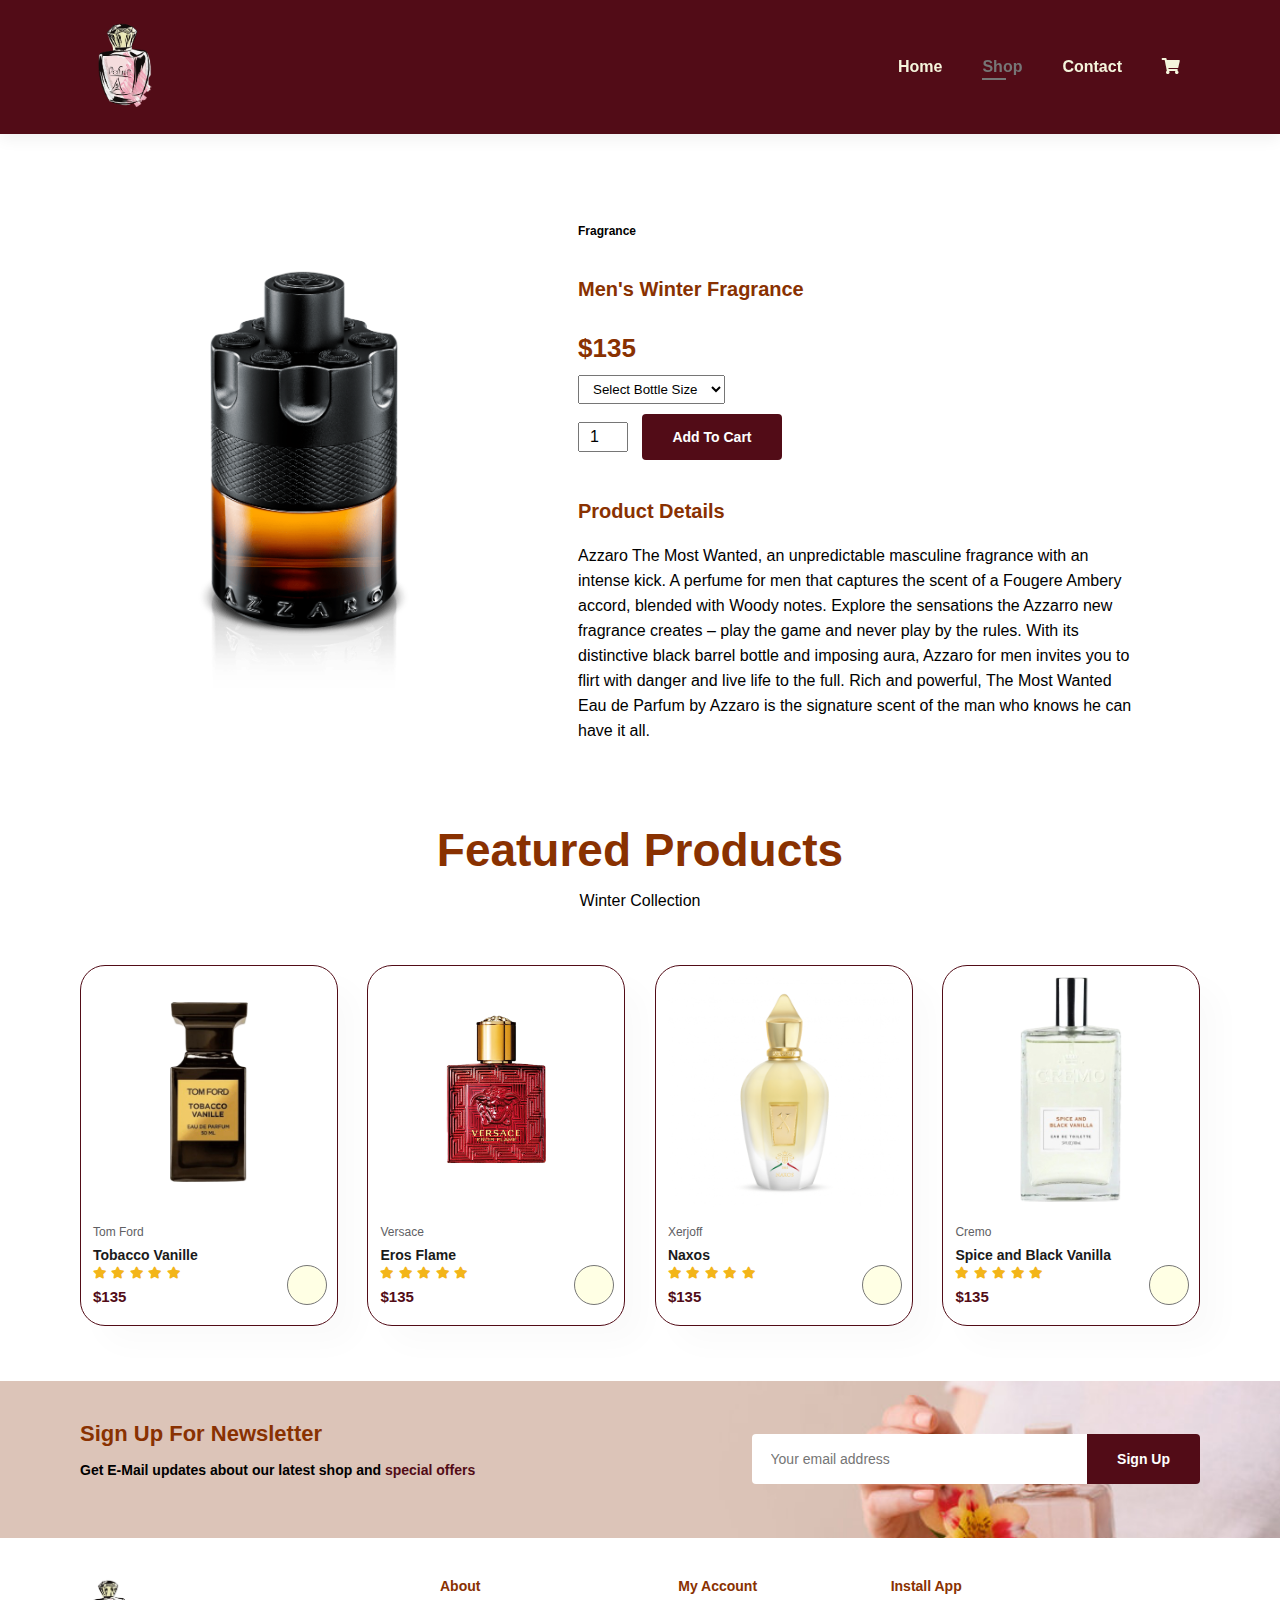
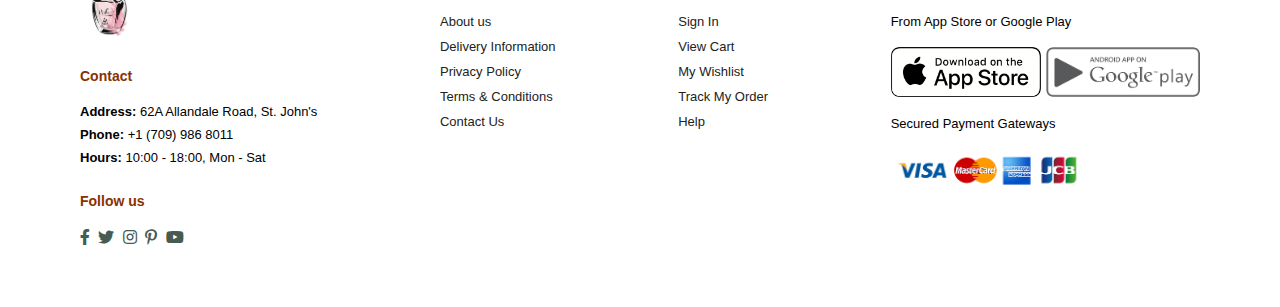
<file: sproduct.html>
<!DOCTYPE html>
<html lang="en">
<head>
	<meta charset="UTF-8">
	<meta http-equiv="X-UA-Compatible" content="IE=edge">
	<meta name="viewport" content="width=device-width, initial-scale=1.0">
	<title>Document</title>
	<link rel="stylesheet" href="https://use.fontawesome.com/releases/v5.15.4/css/all.css" />
	<link rel="stylesheet" href="style.css">
</head>
<body>

	<section id="header">
		<a href="#"><img src="img/logo.png" height="90" class="logo" alt=""></a>
		<div>
			<ul id="navbar">
				<li><a href="index.html">Home</a></li>
				<li><a class="active" href="shop.html">Shop</a></li>
				<li><a href="contact.html">Contact</a></li>
				<li><a href="cart.html"><i class="fas fa-shopping-cart"></i></i></a></li>
			</ul>
		</div>
	</section> 

    <section id="prodetails" class="section-p1">
        <div class="single-pro-image">
            <img src="img/products/azzaro.png" width="100%"  id="MainImg"m alt="">
        </div>

        <div class="single-pro-details">
            <h6>Fragrance</h6>
            <h4>Men's Winter Fragrance</h4>
            <h2>$135</h2>
            <select>
                <option>Select Bottle Size</option>
                <option>50ml</option>
                <option>100ml</option>
                <option>250ml</option>
            </select>
            <input type="number" value="1">
            <button class="normal">Add To Cart</button>
            <h4>Product Details</h4>
            <span>Azzaro The Most Wanted, an unpredictable masculine fragrance with an intense kick. A perfume for men that captures the scent of a Fougere Ambery accord, blended with Woody notes. Explore the sensations the Azzarro new fragrance creates – play the game and never play by the rules. With its distinctive black barrel bottle and imposing aura, Azzaro for men invites you to flirt with danger and live life to the full.

                Rich and powerful, The Most Wanted Eau de Parfum by Azzaro is the signature scent of the man who knows he can have it all.</span>
        </div>
    </section>

    <section id="product1" class="section-p1">
		<h2>Featured Products</h2>
		<p>Winter Collection</p>
		<div class="pro-container">
			<div class="pro">
				<img src="img/products/tom ford.png"  alt="">
				<div class="des">
					<span>Tom Ford</span>
					<h5>Tobacco Vanille</h5>
					<div class="star">
						<i class=" fas fa-star"></i>
						<i class=" fas fa-star"></i>
						<i class=" fas fa-star"></i>
						<i class=" fas fa-star"></i>
						<i class=" fas fa-star"></i>
					</div>
					<h4>$135</h4>
				</div>
				<a href="#"><i class="fas fa-shopping-cart cart"></i></a>
			</div>
			<div class="pro">
				<img src="img/products/versace.png"  alt="">
				<div class="des">
					<span>Versace</span>
					<h5>Eros Flame </h5>
					<div class="star">
						<i class=" fas fa-star"></i>
						<i class=" fas fa-star"></i>
						<i class=" fas fa-star"></i>
						<i class=" fas fa-star"></i>
						<i class=" fas fa-star"></i>
					</div>
					<h4>$135</h4>
				</div>
				<a href="#"><i class="fas fa-shopping-cart cart"></i></a>
			</div>
			<div class="pro">
				<img src="img/products/xerjoff.png"  alt="">
				<div class="des">
					<span>Xerjoff</span>
					<h5>Naxos</h5>
					<div class="star">
						<i class=" fas fa-star"></i>
						<i class=" fas fa-star"></i>
						<i class=" fas fa-star"></i>
						<i class=" fas fa-star"></i>
						<i class=" fas fa-star"></i>
					</div>
					<h4>$135</h4>
				</div>
				<a href="#"><i class="fas fa-shopping-cart cart"></i></a>
			</div>
			<div class="pro">
				<img src="img/products/cremo.png"   alt="">
				<div class="des">
					<span>Cremo</span>
					<h5>Spice and Black Vanilla</h5>
					<div class="star">
						<i class=" fas fa-star"></i>
						<i class=" fas fa-star"></i>
						<i class=" fas fa-star"></i>
						<i class=" fas fa-star"></i>
						<i class=" fas fa-star"></i>
					</div>
					<h4>$135</h4>
				</div>
				<a href="#"><i class="fas fa-shopping-cart cart"></i></a>
			</div>
		</div>

	</section>
	
	<section id="newsletter" class="section-p1">
		<div class="newstext">
			<h4>Sign Up For Newsletter</h4>
			<p>Get E-Mail updates about our latest shop and <span>special offers</span></p>
		</div>
		<div class="form">
			<input type="text" placeholder="Your email address">
			<button class="normal">Sign Up</button>
		</div>
	</section>

	<footer class="section-p1">
		<div class="col">
			<img class="logo" src="img/logo.png" height="60" alt="">
			<h4>Contact</h4>
			<p><strong>Address: </strong> 62A Allandale Road, St. John's </p>
			<p><strong>Phone: </strong> +1 (709) 986 8011 </p>
			<p><strong>Hours: </strong> 10:00 - 18:00, Mon - Sat </p>
			<div class="follow">
				<h4>Follow us</h4>
				<div class="icon">
					<i class="fab fa-facebook-f"></i>
					<i class="fab fa-twitter"></i>
					<i class="fab fa-instagram"></i>
					<i class="fab fa-pinterest-p"></i>
					<i class="fab fa-youtube"></i>
				</div>
			</div>
		</div>
		<div class="col">
			<h4>About</h4>
			<a href="#">About us</a>
			<a href="#">Delivery Information</a>
			<a href="#">Privacy Policy</a>
			<a href="#">Terms & Conditions</a>
			<a href="#">Contact Us</a>
		</div>

		<div class="col">
			<h4>My Account</h4>
			<a href="#">Sign In</a>
			<a href="#">View Cart</a>
			<a href="#">My Wishlist</a>
			<a href="#">Track My Order</a>
			<a href="#">Help</a>
		</div>

		<div class="col install">
			<h4>Install App</h4>
			<p>From App Store or Google Play</p>
			<div class="row">
				<img src="img/appstore.png" height="50" alt="">
				<img src="img/android.png" height="50" alt="">
			</div>
			<p>Secured Payment Gateways</p>
			<img src="img/pay.png" height="50" alt="">

		</div>
	</footer>


</body>
</html>
</file>
<file: style.css>
@import url('https://fonts.googleeapis.com/css2?family=Spartan:wght@100;200;300;400;500;600;700;800;900&display=swap');
* {

    margin : 0;
    padding: 0;
    box-sizing: border-box;
    font-family: 'Spartan', sans-serif;
}

h1{
    font-size: 50px;
    line-height: 64px;
    color: #ffffe4;

}


h2{
    font-size: 46px;
    line-height: 54px;
    color: #893101;
    
}



h4{
    font-size: 20px;
    color: #893101;
    
}


h6{
    font-weight: 700;
    font-size: 12px;
    
}

p{
    font-size: 16px;
    color: black;
    margin: 15px 0 20px 0;
}

.section-p1{
    padding: 40px 80px;
}

.section-m1{
    padding: 40px 0;
}

button.normal{
    font-size: 14px;
    font-weight: 600 ;
    padding: 15px 30px;
    color: #000;
    background-color: #fff;
    border-radius: 4px;
    cursor: pointer;
    border: none;
    outline: none;
    transition: 0.2s;
}

button.white{
    font-size: 13px;
    font-weight: 600 ;
    padding: 11px 18px;
    color: #fff;
    background-color: transparent;
    cursor: pointer;
    border: 1px solid #fff;
    outline: none;
    transition: 0.2s;
}

body{
    width: 100%;
}

/* Header */
#header{
    display: flex;
    align-items: center;
    justify-content: space-between;
    padding: 20px 80px;
    background: #520c17;
    box-shadow: 0 5px 15px rgba(0, 0, 0, 0.06) ;
    z-index: 999;
    position: sticky;
    top: 0;
    left: 0;
}

#navbar{
    display: flex;
    align-items: center;
    justify-content: center;
}

#navbar li{
    list-style: none;
    padding: 0 20px;
    position: relative;
}

#navbar li a{ 
    text-decoration: none;
    font-size: 16px;
    font-weight: 600;
    color: #F5F5DC;
    transition: 0.3s ease;
}

#navbar li a:hover,
#navbar li a.active{
    color: #767676;
}

#navbar li a.active::after,
#navbar li a:hover::after{
    content: "";
    width: 30%;
    height: 2px;
    background: #767676;
    position: absolute;
    bottom: -4px;
    left: 20px;
}

/* Home */
#hero{
    background-image: url("img/zen.png");
    background-size: cover;
    height: 90vh;
    background-position: top 25% right 0 ; 
    padding: 0 80px; 
    display: flex;
    flex-direction: column;
    align-items: flex-start;
    justify-content: center;
    background-color: #F5F5DC;
}

#hero h4{
    padding-bottom: 15px;
}

#hero h1{
    color: #520c17;
}

#hero button{
    background-color: antiquewhite;
    color: #520c17;
    border: 0;
    padding: 14px 80px 14px 65px;
    background-repeat: no-repeat;
    cursor: pointer;
    font-weight: 700;
    font-size: 15px;
}

#feature{
    display: flex;
    align-items: center;
    justify-content: space-between;
    flex-wrap: wrap;

}

#feature .fe-box{
    width: 180px;
    text-align: center;
    padding: 25px 15px ;
    box-shadow: 20px 20px 34px rgba(0, 0, 0, 0.03);
    border: 1px solid #520c17 ;
    border-radius: 4px;
    margin: 15px 0;
}

#feature .fe-box:hover{
    box-shadow: 10px 10px 54px rgba(70, 62, 221, 0.1);
}

#feature .fe-box img{
    width: 100%;
    margin-bottom: 10px;
}

#feature .fe-box h6{
    display: inline-block;
    padding: 9px 8px 6px 8px;
    line-height: 1;
    border-radius: 4px;
    color: #520c17;
    background-color: #fddde4;
}

#feature .fe-box:nth-child(2) h6{
    background-color: #cdebbc;
}

#feature .fe-box:nth-child(3) h6{
    background-color: #d1e8f2;
}

#feature .fe-box:nth-child(4) h6{
    background-color: #f6dbf6;
}

#feature .fe-box:nth-child(5) h6{
    background-color: #fff2e5;
}

#product1{
    text-align: center;
}

#product1 .pro-container{
    display: flex;
    justify-content: space-between;
    padding-top: 20px;
    flex-wrap: wrap;
}

#product1 .pro{
    width: 23%;
    min-width: 250px;
    padding: 10px 12px;
    border: 1px solid #520c17;
    border-radius: 25px;
    cursor: pointer;
    box-shadow: 20px 20px 30px rgba(0, 0, 0, 0.02);
    margin: 15px 0;
    transition: 0.2s ease;
    position: relative;
}

#product1 .pro:hover{
    box-shadow: 20px 20px 30px rgba(0, 0, 0, 0.06);


}

#product1 .pro img{
    width: 100%;
    border-radius: 20px ;

}

#product1 .pro .des{
    text-align: start;
    padding: 10px 0;
}


#product1 .pro .des span{
    color: #606063;
    font-size: 12px;
}

#product1 .pro .des h5{
    padding-top: 7px;
    color: #1a1a1a;
    font-size: 14px;
}

#product1 .pro .des i{
    font-size: 12px;
    color: rgb(243, 181, 25);
}

#product1 .pro .des h4{
    padding-top: 7px;
    font-size: 15px;
    font-weight: 700;
    color: #520c17;
}


#product1 .pro .cart{
    width: 40px;
    height: 40px;
    line-height: 40px;
    border-radius: 50px;
    background-color: #ffffe4;
    font-weight: 500;
    color: #893101;
    border: 1px solid #767676;
    position: absolute;
    bottom: 20px;
    right: 10px;
}

#banner{
    display: flex;
    flex-direction: column;
    justify-content: center;
    align-items: center;
    text-align: center;
    background-image: url(img/banner.jpeg);
    background-size: cover;
    height: 25vh;
}

#banner h4{
    color: #fff;
    font-size: 16px;
}

#banner h2{
    font-size: 30px;
    padding: 10px 0;
}

#banner h2 span{
    color: black ;
}

#banner button:hover{
    background: #520c17;
    color: #fff;
}

#sm-banner{
    display: flex;
    justify-content: space-between;
    flex-wrap: wrap;

}

#sm-banner .banner-box{
    display: flex;
    flex-direction: column;
    justify-content: center;
    align-items: flex-end; 
    background-image: url(img/ban2.png);
    min-width: 580px;
    height: 50vh;
    background-size: cover;
    background-position: center;
    padding: 30px;
}

#sm-banner .banner-box2{
    align-items: flex-start; 
    background-image: url(img/ban3.png);
}

#sm-banner h4{
    font-size: 20px;
    font-weight: 300;
}

#sm-banner h2{
    color: #ffffe4;
    font-size: 28px;
    font-weight: 800;
}

#sm-banner span{
    color: #ffffe4;
    font-size: 14px;
    font-weight: 500;
    padding-bottom: 15px;
}

#sm-banner .banner-box:hover button{
    background: #767676;
    border: 1px #767676;
}



#banner3 .banner-box{
    display: flex;
    flex-direction: column;
    justify-content: center;
    align-items: flex-start; 
    background-image: url(img/banned.jpeg);
    min-width: 30%;
    height: 30vh;
    background-size: cover;
    background-position: center;
    padding: 20px;
    margin-bottom: 20px;
}

#banner3 .banner-box2{
    background-image: url(img/banner5.jpeg);
}

#banner3 .banner-box3{
    background-image: url(img/banner6.jpeg);

}


#banner3{
    display: flex;
    justify-content: space-between;
    flex-wrap: wrap;
    padding: 0 80px;
}

#banner3 h2{
    color: #520c17;
    font-weight: 900;
    font-size: 22px;
}

#banner3 h3{
    color: #ffffe4;
    font-weight: 800;
    font-size: 15px;
}

#newsletter{
    display: flex;
    justify-content: space-between;
    flex-wrap: wrap;
    align-items: center;
    background-image: url(img/newsletter.jpeg);
    background-repeat: no-repeat;
    background-position: 20% 30%;
    background-size: cover ;
}

#newsletter h4{
    font-size: 22px;
    font-weight: 700;
}

#newsletter p{
    font-size: 14px;
    font-weight: 600;
}


#newsletter p span{
    color: #520c17;
}

#newsletter .form{
    display: flex;
    width: 40%;
}

#newsletter input{
    height: 3.125rem;
    padding: 0 1.25em;
    font-size: 14px;
    width: 100%;
    border: 1px solid transparent;
    border-radius: 4px;
    outline: none;
    border-top-right-radius: 0;
    border-bottom-right-radius: 0;

}

#newsletter button{
    background-color:#520c17 ;
    color: #fff;
    white-space: nowrap;
    border-top-left-radius: 0;
    border-bottom-left-radius: 0;
}

footer{
    display: flex;
    flex-wrap: wrap;
    justify-content: space-between;
}

footer .col{
    display: flex;
    flex-direction: column;
    align-items: flex-start;
    margin-bottom: 20px;
}

footer .logo{
    margin-bottom: 30px;
}

footer h4{
    font-size: 14px;
    padding-bottom: 20px;
}

footer p{
    font-size: 13px;
    margin: 0 0 8px 0;
}

footer a{
    font-size: 13px;
    text-decoration: none;
    color: #222;
    margin-bottom: 10px;
}

footer .follow{
    margin-top: 20px;
}

footer .follow i{
    color: #465b52;
    padding-right: 4px;
    cursor: pointer;
}

footer .install .row img{
    border-radius: 6px;
}

footer .install img{
    margin: 10px 0 15px 0;
}

footer .follow i:hover,
footer a:hover{
    color: #520c17;
}


/*shop*/
#page-header{
    display: flex;
    flex-direction: column;
    justify-content: center;
    align-items: center;
    text-align: center;
    background-image: url(img/banner.jpeg);
    background-size: cover;
    height: 30vh;
    padding: 14px;
}

#pagination{
    text-align: center;
}

#pagination a{
    text-decoration: none;
    background-color: #520c17;
    padding: 15px 20px;
    border-radius: 4px;
    color: #fff;
    font-weight: 600;
}

#pagination a i{
    font-size: 16px;
    font-weight: 600;
}

#prodetails {
    display: flex;
    margin-top: 20px;
}


#prodetails .single-pro-image{
    width: 40%;
    margin-right: 50px;

}

#prodetails .single-pro-details{
    width: 50%;
    padding-top: 30px;
}

#prodetails .single-pro-details h4{
    padding: 40px 0 20px 0;
}

#prodetails .single-pro-details h2{
    font-size: 26px ;
}

#prodetails .single-pro-details select{
    display: block;
    padding: 5px 10px;
    margin-bottom: 10px;
}

#prodetails .single-pro-details input{
    width: 50px;
    height: 30px;
    padding-left: 10px;
    font-size: 16px;
    margin-right: 10px;
}

#prodetails .single-pro-details input:focus{
    outline: none;
}

#prodetails .single-pro-details button{
   background-color: #520c17;
   color: #fff;
}

#prodetails .single-pro-details span{
    line-height: 25px;
}


/*contact*/

#contact-details{
    display: flex;
    align-items: center;
    justify-content: space-between;
}
#contact-details .details{
    width: 40%;
}

#contact-details .details span,
#form-details form span{
    font-size: 12px;
}

#contact-details .details h2,
#form-details form h2{
    font-size: 26px;
    line-height: 35px;
    padding: 20px 0;
}

#contact-details .details h3{
    font-size: 16px;
    padding-bottom: 15px;
}

#contact-details .details li{
    list-style: none;
    display: flex;
    padding: 10px 0;
}

#contact-details .details li i{
    font-size: 14px;
    padding-right: 22px;
}

#contact-details .details li p{
    margin: 0;
    font-size: 14px;
}

#contact-details .map{
    width: 55%;
    height: 400px;
}

#contact-details .map iframe{
    width:100%;
    height: 100%;
}

#form-details {
    display: flex;
    justify-content: space-between;
    margin: 30px;
    padding: 80px;
    border: 1px solid #e1e1e1;
}

#form-details form{
    width:65%;
    display: flex;
    flex-direction: column;
    align-items: flex-start;
}

#form-details form input,
#form-details form textarea{
    width: 100%;
    padding: 12px 15px;
    outline: none;
    margin-bottom: 20px;
    border: 1px solid #e1e1e1;
}

#form-details form button{
    background-color: #520c17;
    color: #fff;
}


/*cart*/

#cart table{
    width: 100%;
    border-collapse: collapse;
    table-layout: fixed;
    white-space: nowrap;
}

#cart table img{
    width: 70px;
}

#cart table td:nth-child(1){
    width: 100px;
    text-align: center;
}

#cart table td:nth-child(2){
    width: 150px;
    text-align: center;
}

#cart table td:nth-child(3){
    width: 250px;
    text-align: center;
}

#cart table td:nth-child(4),
#cart table td:nth-child(5),
#cart table td:nth-child(6){
    width: 150px;
    text-align: center;
}

#cart table td:nth-child(5) input{
    width: 70px;
    padding: 10px 5px 10px 15px;
}

#cart table thead{
    border: 1px solid #e2e9e1;
    border-left: none;
    border-right: none;
}

#cart table thead td{
   font-weight: 700;
   text-transform: uppercase; 
   font-size: 13px;
   padding: 18px 0;
}

#cart table tbody tr td{
    padding-top: 15px;
}

#cart table tbody td{
    font-size: 13px;
}

#cart-add{
    display: flex;
    flex-wrap: wrap;
    justify-content: space-between;
}

#coupon{
    width: 50%;
    margin-bottom: 30px;
}

#coupon h3,
#subtotal h3{
    padding-bottom: 15px;
}

#coupon input{
    padding: 10px 20px;
    outline: none;
    width: 60%;
    margin-right: 10px;
    border: 1px solid #e2e9e1;
}

#coupon button,
#subtotal button{
    background-color: #520c17;
    color: #fff;
    padding: 12px 20px;
}

#subtotal{
    width: 50%;
    margin-bottom: 30px;
    border: 1px solid #e2e9e1;
    padding: 30px;
}

#subtotal table{
    border-collapse: collapse;
    width: 100%;
    margin-bottom: 20px;
}

#subtotal table td{
    width: 50%;
    border: 1px solid #e2e9e1;
    padding: 10px;
    font-size: 13px;
}
</file>
